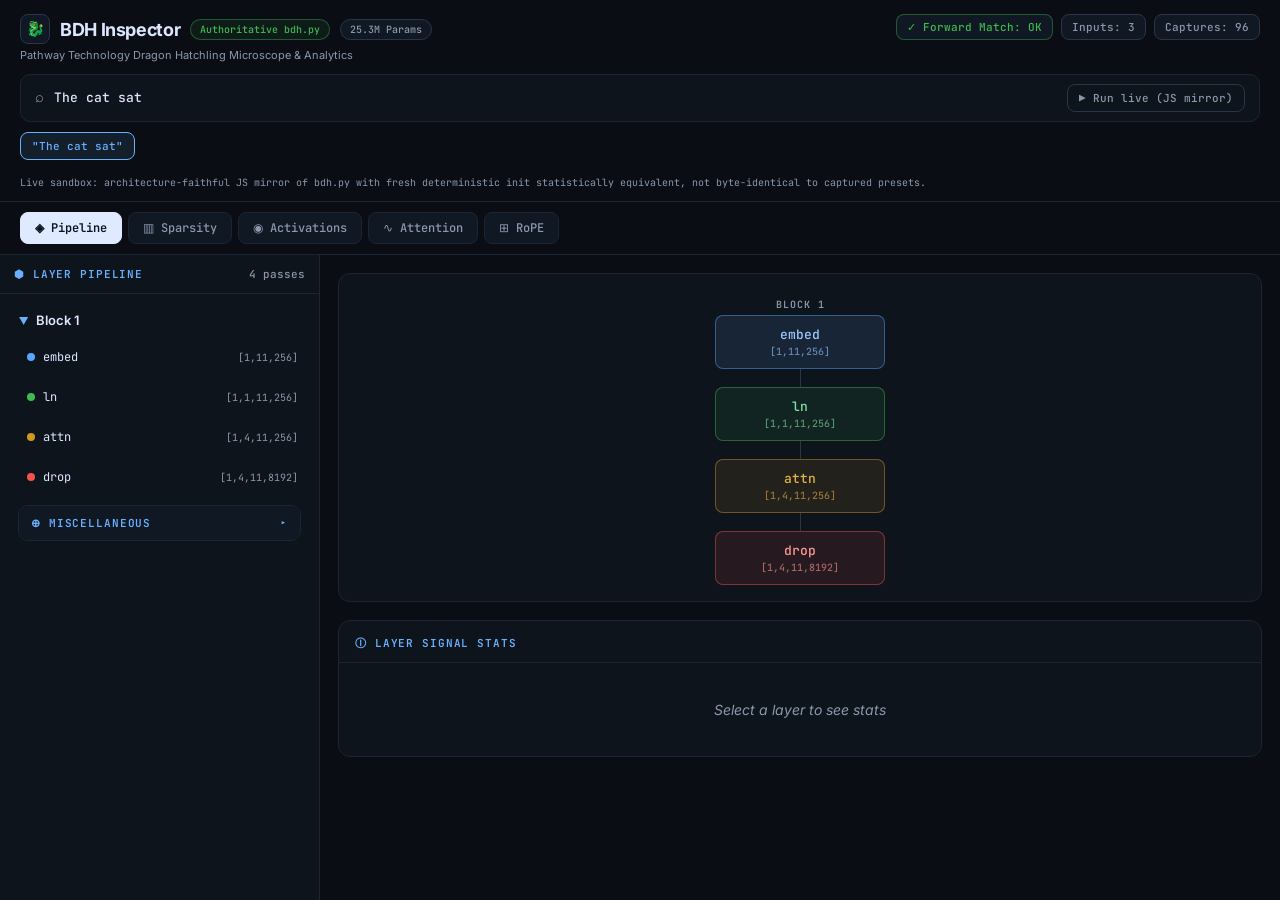
<file: index.html>
<!DOCTYPE html>
<html lang="en">
<head>
<meta charset="UTF-8">
<meta name="viewport" content="width=device-width, initial-scale=1.0">
<title>BDH Inspector : Dragon Hatchling Microscope</title>
<link rel="preconnect" href="https://fonts.googleapis.com">
<link href="https://fonts.googleapis.com/css2?family=Inter:wght@400;500;600;700&family=JetBrains+Mono:wght@400;500;600&display=swap" rel="stylesheet">
<link rel="stylesheet" href="styles.css">
<style>
/* Miscellaneous box (sidebar) */ 
.misc-box{ margin:10px 8px 12px; border:1px solid var(--border); border-radius:10px; background:var(--panel); overflow:hidden; }
.misc-toggle{ width:100%; display:flex; justify-content:space-between; align-items:center; background:var(--panel2); border:none; color:var(--cyan); font:600 11px 'JetBrains Mono'; letter-spacing:.08em; text-transform:uppercase; padding:10px 12px; cursor:pointer; }
.misc-toggle:hover{ background:var(--border); }
.misc-panel{ display:none; padding:8px; }
.misc-box.open .misc-panel{ display:block; }
.misc-panel .signal-btn{ display:block; width:100%; margin:0 0 6px; text-align:left; background:var(--bg); }
.misc-panel .signal-btn:last-child{ margin-bottom:0; }
</style>
</head>
<body>

<header class="top-bar">
  <div class="brand-block">
    <div class="brand-row">
      <span class="logo">🐉</span>
      <h1>BDH Inspector</h1>
      <span class="badge badge-green">Authoritative bdh.py</span>
      <span class="badge">25.3M Params</span>
    </div>
    <p class="subtitle">Pathway Technology Dragon Hatchling Microscope &amp; Analytics</p>
  </div>
  <div class="status-chips">
    <span class="chip chip-ok">✓ Forward Match: OK</span>
    <span class="chip">Inputs: 3</span>
    <span class="chip">Captures: 96</span>
  </div>
</header>

<div class="probe-bar">
  <div class="probe-input">
    <span class="probe-icon">⌕</span>
    <input id="probeText" type="text" readonly value="The cat sat">
  </div>
  <div class="presets" id="presetRow"></div>
</div>

<nav class="bottom-bar">
  <button class="signal-btn active" data-signal="pipeline">◈ Pipeline</button>
  <button class="signal-btn" data-signal="sparsity">▥ Sparsity</button>
  <button class="signal-btn" data-signal="activations">◉ Activations</button>
  <button class="signal-btn" data-signal="attention">∿ Attention</button>
  <button class="signal-btn" data-signal="rope">⊞ RoPE</button>
</nav>

<div class="layout">
  <aside class="sidebar">
    <div class="side-head">
      <span class="panel-label">⬢ Layer Pipeline</span>
      <span class="side-count" id="passCount"></span>
    </div>
    <div class="side-body" id="treeContent"></div>
  </aside>

  <main class="main">
    <section class="panel">
      <div class="panel-body" id="vizContainer"></div>
    </section>
    <section class="panel">
      <div class="panel-head"><span class="panel-label">ⓘ Layer Signal Stats</span></div>
      <div class="panel-body" id="statsContent">
        <p class="placeholder">Select a layer to see stats</p>
      </div>
    </section>
  </main>
</div>

<select id="inputSelect" hidden>
  <option value="0">"The cat sat"</option>
  <option value="1">"Machine learning is"</option>
  <option value="2">"The quick brown fox jumps over the lazy dog"</option>
</select>

<script src="data.js"></script>
<script src="js/utils.js"></script>
<script src="js/pipeline.js"></script>
<script src="js/sparsity.js"></script>
<script src="js/comparison.js"></script>
<script src="js/app.js"></script>
<script src="js/topology.js"></script>
<script src="js/unlock.js"></script>
<script src="js/gain.js"></script>
<script src="js/insights.js"></script>
<script src="js/live.js"></script>
<script>
(function () {
  var sel = document.getElementById('inputSelect');
  var probe = document.getElementById('probeText');
  var row = document.getElementById('presetRow');
  var count = document.getElementById('passCount');
  if (!sel || !row || typeof BDH_DATA === 'undefined') return;

  BDH_DATA.inputs.forEach(function (inp, i) {
    var b = document.createElement('button');
    b.type = 'button'; b.className = 'preset-btn'; b.textContent = '"' + inp.text + '"';
    b.addEventListener('click', function () { sel.value = String(i); sel.dispatchEvent(new Event('change')); });
    row.appendChild(b);
  });

  function sync() {
    var i = parseInt(sel.value) || 0;
    var inp = BDH_DATA.inputs[i];
    if (probe) probe.value = inp.text;
    if (count) count.textContent = inp.captures.length + ' passes';
    row.querySelectorAll('.preset-btn').forEach(function (x, j) { x.classList.toggle('active', j === i); });
  }
  sel.addEventListener('change', sync);
  sync();
})();

/* Move Topology / Signal Gain / Insights into a sidebar Misc box (non-destructive) */
(function () {
  var sideBody = document.querySelector('.side-body');
  if (!sideBody) return;
  var box = document.createElement('div');
  box.className = 'misc-box';
  box.innerHTML = '<button type="button" class="misc-toggle" id="miscToggle"><span>⊕ Miscellaneous</span><span id="miscArrow">▸</span></button><div class="misc-panel" id="miscPanel"></div>';
  sideBody.appendChild(box);
  var panel = box.querySelector('#miscPanel');
  ['topoBtn', 'gainBtn', 'insightsBtn'].forEach(function (id) {
    var b = document.getElementById(id);
    if (b) panel.appendChild(b);
  });
  var arrow = box.querySelector('#miscArrow');
  box.querySelector('#miscToggle').addEventListener('click', function () {
    box.classList.toggle('open');
    arrow.textContent = box.classList.contains('open') ? '▾' : '▸';
  });
})();
</script>
</body>
</html>
</file>
<file: styles.css>
* { margin:0; padding:0; box-sizing:border-box; }

:root{
  --bg:#0a0e14; --panel:#0e141c; --panel2:#101823; --border:#1c2534; --border2:#2a3648;
  --text:#dbe7ff; --dim:#8b98ab; --cyan:#6ab0ff; --green:#3fb950; --orange:#d29922; --red:#f85149; --blue:#58a6ff;
}

html,body{ height:100%; }
body{ background:var(--bg); color:var(--text); font:14px/1.5 Inter,system-ui,sans-serif; display:flex; flex-direction:column; overflow:hidden; -webkit-font-smoothing:antialiased; }
::-webkit-scrollbar{ width:8px; height:8px; }
::-webkit-scrollbar-track{ background:rgba(255,255,255,0.02); }
::-webkit-scrollbar-thumb{ background:rgba(255,255,255,0.1); border-radius:4px; }

/* header */
.top-bar{ display:flex; align-items:flex-start; justify-content:space-between; gap:16px; padding:14px 20px 10px; flex-wrap:wrap; }
.brand-row{ display:flex; align-items:center; gap:10px; flex-wrap:wrap; }
.logo{ display:inline-flex; align-items:center; justify-content:center; width:30px; height:30px; border:1px solid var(--border2); border-radius:8px; background:var(--panel2); font-size:15px; }
.top-bar h1{ font-size:18px; font-weight:700; letter-spacing:-0.02em; }
.subtitle{ font-size:11px; color:var(--dim); margin-top:3px; }
.badge{ font:500 10px 'JetBrains Mono'; color:var(--dim); border:1px solid var(--border2); border-radius:9999px; padding:3px 9px; background:var(--panel2); }
.badge-green{ color:var(--green); border-color:rgba(63,185,80,0.4); background:rgba(63,185,80,0.08); }
.status-chips{ display:flex; gap:8px; flex-wrap:wrap; }
.chip{ font:500 11px 'JetBrains Mono'; color:var(--dim); border:1px solid var(--border2); border-radius:8px; padding:5px 10px; background:var(--panel2); }
.chip-ok{ color:var(--green); border-color:rgba(63,185,80,0.4); }

/* probe bar */
.probe-bar{ padding:0 20px 12px; display:flex; flex-direction:column; gap:10px; }
.probe-input{ display:flex; align-items:center; gap:10px; background:var(--panel); border:1px solid var(--border); border-radius:10px; padding:9px 14px; }
.probe-icon{ color:var(--dim); font-size:15px; }
.probe-input input{ flex:1; background:transparent; border:none; outline:none; color:var(--text); font:500 13px 'JetBrains Mono'; }
.presets{ display:flex; gap:8px; flex-wrap:wrap; }
.preset-btn{ font:500 11px 'JetBrains Mono'; color:var(--dim); background:transparent; border:1px solid var(--border2); border-radius:8px; padding:6px 11px; cursor:pointer; }
.preset-btn:hover{ color:var(--text); border-color:var(--cyan); }
.preset-btn.active{ color:var(--cyan); border-color:var(--cyan); background:rgba(106,176,255,0.1); }

/* tabs */
.bottom-bar{ display:flex; gap:6px; padding:10px 20px; border-top:1px solid var(--border); border-bottom:1px solid var(--border); overflow-x:auto; flex-shrink:0; }
.signal-btn{ background:var(--panel2); border:1px solid var(--border); border-radius:8px; padding:7px 14px; font:500 12px 'JetBrains Mono'; color:var(--dim); cursor:pointer; white-space:nowrap; }
.signal-btn:hover{ color:var(--text); border-color:var(--border2); }
.signal-btn.active{ background:#dfe9ff; border-color:#dfe9ff; color:#0b1220; font-weight:600; }

/* layout */
.layout{ flex:1; display:flex; overflow:hidden; }
.sidebar{ width:320px; background:var(--panel); border-right:1px solid var(--border); display:flex; flex-direction:column; flex-shrink:0; }
.side-head{ display:flex; justify-content:space-between; align-items:center; padding:12px 14px; border-bottom:1px solid var(--border); }
.panel-label{ font:600 11px 'JetBrains Mono'; letter-spacing:0.08em; text-transform:uppercase; color:var(--cyan); }
.side-count{ font:500 11px 'JetBrains Mono'; color:var(--dim); }
.side-body{ flex:1; overflow-y:auto; padding:10px; }
.main{ flex:1; overflow-y:auto; padding:18px; display:flex; flex-direction:column; gap:18px; }

/* panels */
.panel{ background:var(--panel); border:1px solid var(--border); border-radius:12px; overflow:hidden; }
.panel-head{ padding:10px 16px; border-bottom:1px solid var(--border); }
.panel-body{ padding:16px; }

/* layer tree */
.block-header{ display:flex; align-items:center; gap:8px; color:var(--text); font-weight:600; font-size:13px; padding:7px 9px; border-radius:8px; cursor:pointer; }
.block-header:hover{ background:var(--panel2); }
.block-toggle{ font-size:10px; color:var(--cyan); transition:transform .2s; }
.block-group.expanded .block-toggle{ transform:rotate(90deg); }
.block-items{ display:none; padding-left:6px; margin-top:2px; }
.block-group.expanded .block-items{ display:block; }
.layer-node{ display:flex; align-items:center; gap:8px; font-size:12px; padding:8px 10px; border-radius:8px; cursor:pointer; border:1px solid transparent; margin-bottom:4px; color:var(--text); }
.layer-node:hover{ background:var(--panel2); }
.layer-node.active{ border-color:var(--cyan); background:rgba(106,176,255,0.08); }
.node-dot{ width:8px; height:8px; border-radius:50%; flex-shrink:0; }
.node-dot.embed{background:var(--blue)} .node-dot.ln{background:var(--green)}
.node-dot.attn{background:var(--orange)} .node-dot.drop{background:var(--red)}
.node-name{ font-family:'JetBrains Mono'; }
.node-shape{ margin-left:auto; color:var(--dim); font:400 10px 'JetBrains Mono'; }

/* stats as cards */
#statsContent{ display:grid; grid-template-columns:repeat(auto-fit,minmax(150px,1fr)); gap:10px; }
#statsContent .stat-row{ flex-direction:column; align-items:flex-start; gap:6px; background:var(--bg); border:1px solid var(--border); border-radius:10px; padding:10px 12px; }
.stat-label{ font:500 10px Inter; text-transform:uppercase; letter-spacing:0.08em; color:var(--dim); }
.stat-value{ font:500 13px 'JetBrains Mono'; color:var(--text); }
.stat-value.highlight{ color:var(--green); font-weight:600; }
#statsContent .sparkline{ grid-column:1/-1; }
#statsContent .placeholder{ grid-column:1/-1; }
.sparkline{ display:flex; align-items:flex-end; gap:2px; height:40px; margin-top:4px; padding:6px; background:var(--bg); border:1px solid var(--border); border-radius:6px; }
.spark-bar{ flex:1; background:var(--blue); min-height:2px; opacity:.75; border-radius:1px; }
.placeholder{ color:var(--dim); font-style:italic; text-align:center; padding:20px 0; }

/* pipeline flow */
.pipeline-flow{ display:flex; flex-direction:column; align-items:center; }
.block-label{ font:600 10px 'JetBrains Mono'; letter-spacing:0.1em; text-transform:uppercase; color:var(--dim); margin:8px 0 4px; }
.flow-node{ min-width:170px; text-align:center; padding:10px 16px; border-radius:8px; font:500 13px 'JetBrains Mono'; }
.flow-node small{ display:block; opacity:.6; font-size:10px; margin-top:2px; }
.flow-node.embed{ background:rgba(88,166,255,0.12); border:1px solid rgba(88,166,255,0.45); color:#9ccaff; }
.flow-node.ln{ background:rgba(63,185,80,0.1); border:1px solid rgba(63,185,80,0.45); color:#7ee2a8; }
.flow-node.attn{ background:rgba(210,153,34,0.1); border:1px solid rgba(210,153,34,0.45); color:#e3b341; }
.flow-node.drop{ background:rgba(248,81,73,0.1); border:1px solid rgba(248,81,73,0.45); color:#ff9a94; }
.flow-connector{ width:1px; height:18px; background:var(--border2); }
.flow-connector.dashed{ background:repeating-linear-gradient(to bottom,var(--border2) 0 4px,transparent 4px 8px); }

/* sparsity */
.sparsity-bar-group{ margin-bottom:12px; }
.sparsity-label{ display:flex; justify-content:space-between; font:500 12px 'JetBrains Mono'; margin-bottom:5px; color:var(--text); }
.sparsity-track{ height:12px; background:var(--panel2); border:1px solid var(--border); border-radius:9999px; overflow:hidden; }
.sparsity-fill{ height:100%; }
.sparsity-fill.embed{background:var(--blue)} .sparsity-fill.ln{background:var(--green)}
.sparsity-fill.attn{background:var(--orange)} .sparsity-fill.drop{background:#f0f6fc}

/* comparison */
.comparison-grid{ display:grid; grid-template-columns:1fr; gap:12px; }
@media(min-width:700px){ .comparison-grid{ grid-template-columns:repeat(3,1fr); } }
.comparison-card{ background:var(--bg); border:1px solid var(--border); border-radius:10px; padding:12px; }
.comparison-card h4{ font:600 11px 'JetBrains Mono'; color:var(--dim); margin-bottom:8px; }
.comparison-metric{ display:flex; justify-content:space-between; font:400 12px 'JetBrains Mono'; padding:4px 0; color:var(--text); }

/* locked / misc */
.locked-overlay{ text-align:center; padding:32px 12px; color:var(--dim); }
.lock-icon{ font-size:36px; margin-bottom:10px; opacity:.5; }
.locked-overlay h3{ margin-bottom:8px; color:var(--text); }
.locked-overlay p{ font-size:13px; max-width:420px; margin:0 auto; }
.viz-title{ font-size:14px; font-weight:600; margin-bottom:12px; color:var(--text); }
.viz-note{ color:var(--dim); font-size:12px; margin-top:12px; line-height:1.6; }
.attn-grid{ display:grid; grid-template-columns:repeat(auto-fit,minmax(160px,1fr)); gap:12px; }
.head-card{ background:var(--bg); border:1px solid var(--border); border-radius:10px; padding:10px; }
.head-card h4{ font:600 12px 'JetBrains Mono'; color:var(--orange); margin-bottom:6px; }
.head-card canvas{ width:100%; image-rendering:pixelated; }
#ropeCanvas{ width:100%; background:var(--bg); border:1px solid var(--border); border-radius:10px; }
.level-select{ margin-bottom:10px; font-size:12px; color:var(--dim); }
.level-select select{ background:var(--panel2); color:var(--text); border:1px solid var(--border); border-radius:6px; padding:4px 8px; }
.token-strip{ font:400 11px 'JetBrains Mono'; color:var(--dim); margin-bottom:8px; }

/* mobile */
@media(max-width:1023px){
  body{ overflow:auto; }
  .layout{ flex-direction:column; overflow:visible; }
  .sidebar{ width:100%; border-right:none; border-bottom:1px solid var(--border); max-height:260px; }
  .main{ overflow:visible; padding:14px; }
  .status-chips{ display:none; }
}

/* ==== PATCH v2 (append at very end) ==== */
#statsContent .stat-row{
  display:flex !important;
  flex-direction:column !important;
  align-items:flex-start !important;
  gap:6px !important;
}
#statsContent .sparkline{
  grid-column:1/-1 !important;
  height:60px !important;
  overflow:hidden !important;
}
#statsContent .spark-bar{ max-height:100% !important; }

@media(max-width:1023px){
  .bottom-bar{ flex-wrap:wrap !important; overflow-x:visible !important; }
  body{ overflow:auto !important; }
  .layout{ flex-direction:column !important; overflow:visible !important; }
  .sidebar{ width:100% !important; max-height:280px !important; }
  .main{ overflow:visible !important; }
}


/* ==== PATCH v3 - internal scrolling ==== */
.main{ overflow-y:auto !important; }
.main .panel{ flex-shrink:0 !important; }

#vizContainer{ max-height:65vh; overflow-y:auto; }
#statsContent{ max-height:45vh; overflow-y:auto; }
.side-body{ max-height:70vh; overflow-y:auto; }


/* Miscellaneous Dropdown */
.misc-container {
  position: relative;
  display: inline-block;
}

.misc-btn {
  position: relative;
}

.misc-dropdown {
  position: absolute;
  top: calc(100% + 6px);
  right: 0;
  background: var(--panel);
  border: 1px solid var(--border);
  border-radius: 8px;
  padding: 6px;
  min-width: 160px;
  box-shadow: 0 8px 24px rgba(0, 0, 0, 0.4);
  opacity: 0;
  visibility: hidden;
  transform: translateY(-8px);
  transition: all 0.2s ease;
  z-index: 1000;
}

.misc-dropdown.open {
  opacity: 1;
  visibility: visible;
  transform: translateY(0);
}

.misc-option {
  display: block;
  width: 100%;
  background: transparent;
  border: none;
  color: var(--dim);
  font: 500 12px 'JetBrains Mono';
  padding: 8px 12px;
  text-align: left;
  border-radius: 6px;
  cursor: pointer;
  transition: all 0.15s ease;
}

.misc-option:hover {
  background: var(--panel2);
  color: var(--text);
}

.misc-option:active {
  background: var(--border);
}
</file>
